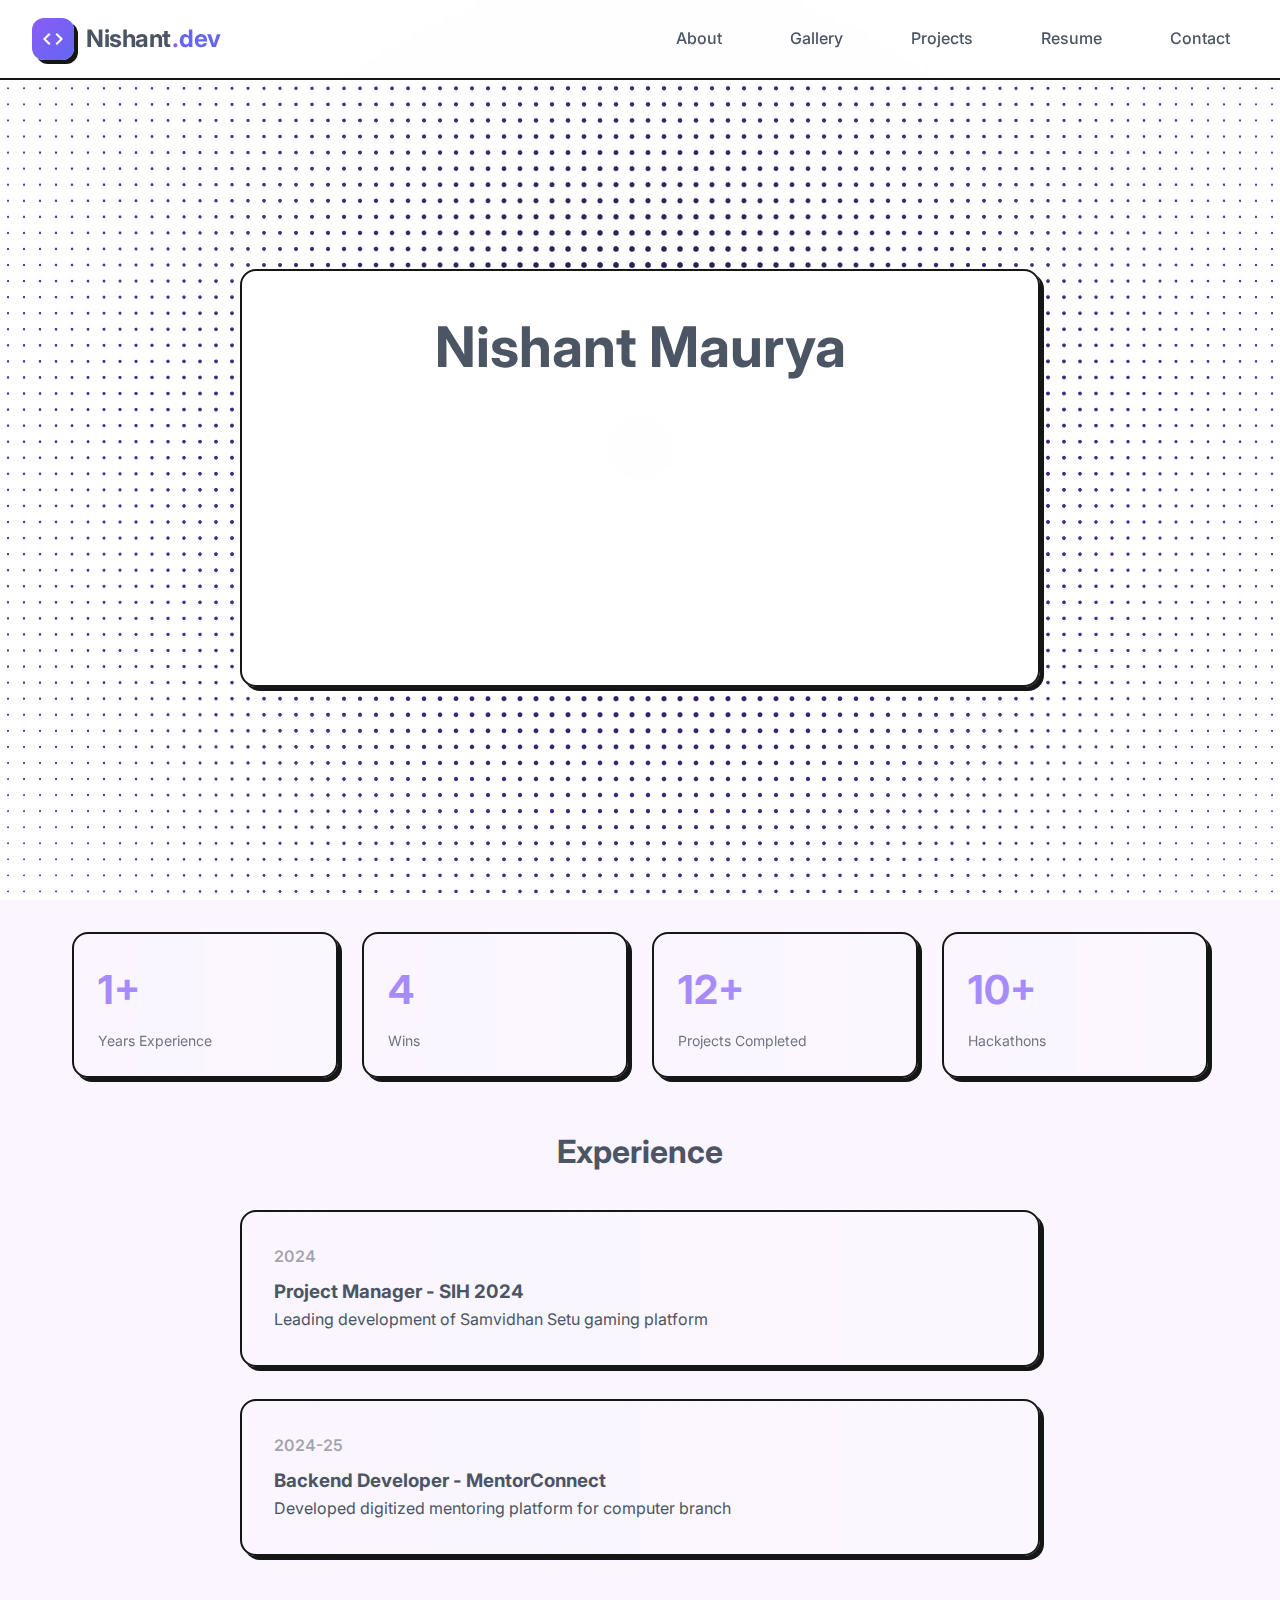
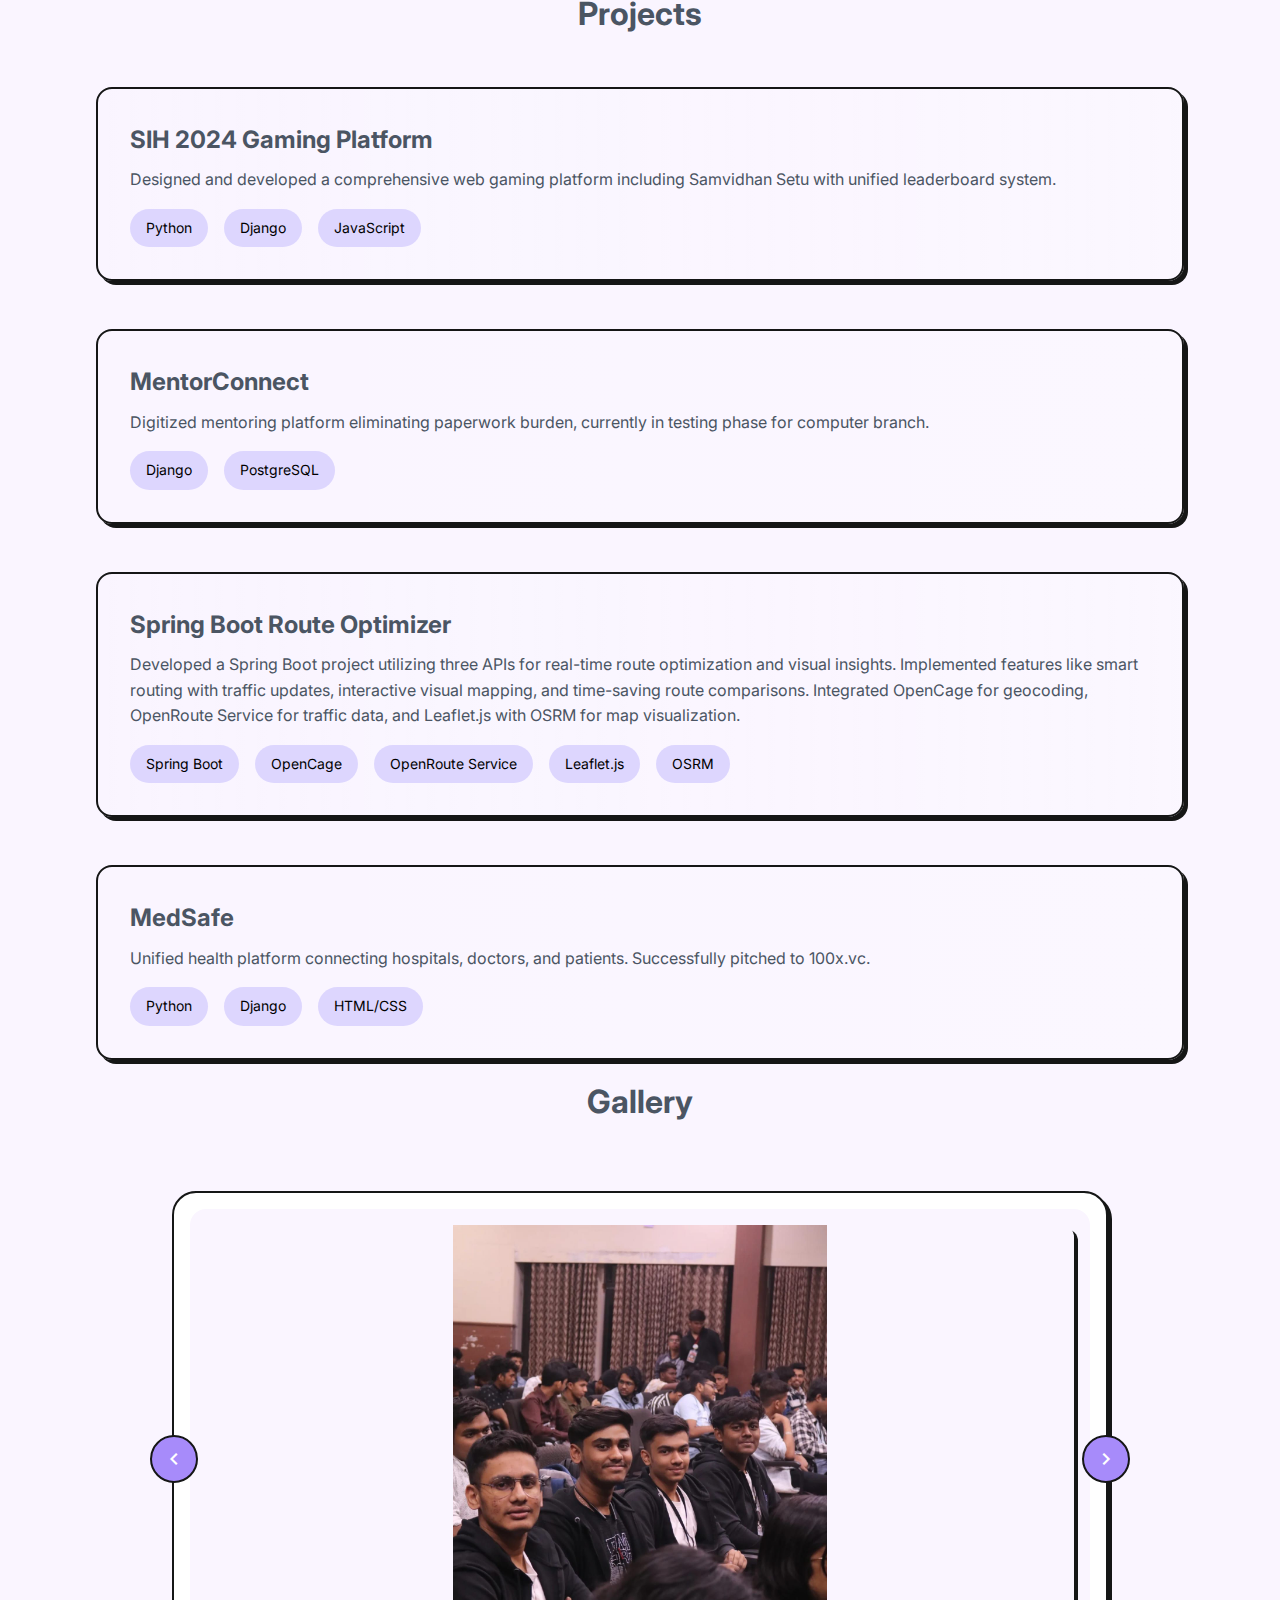
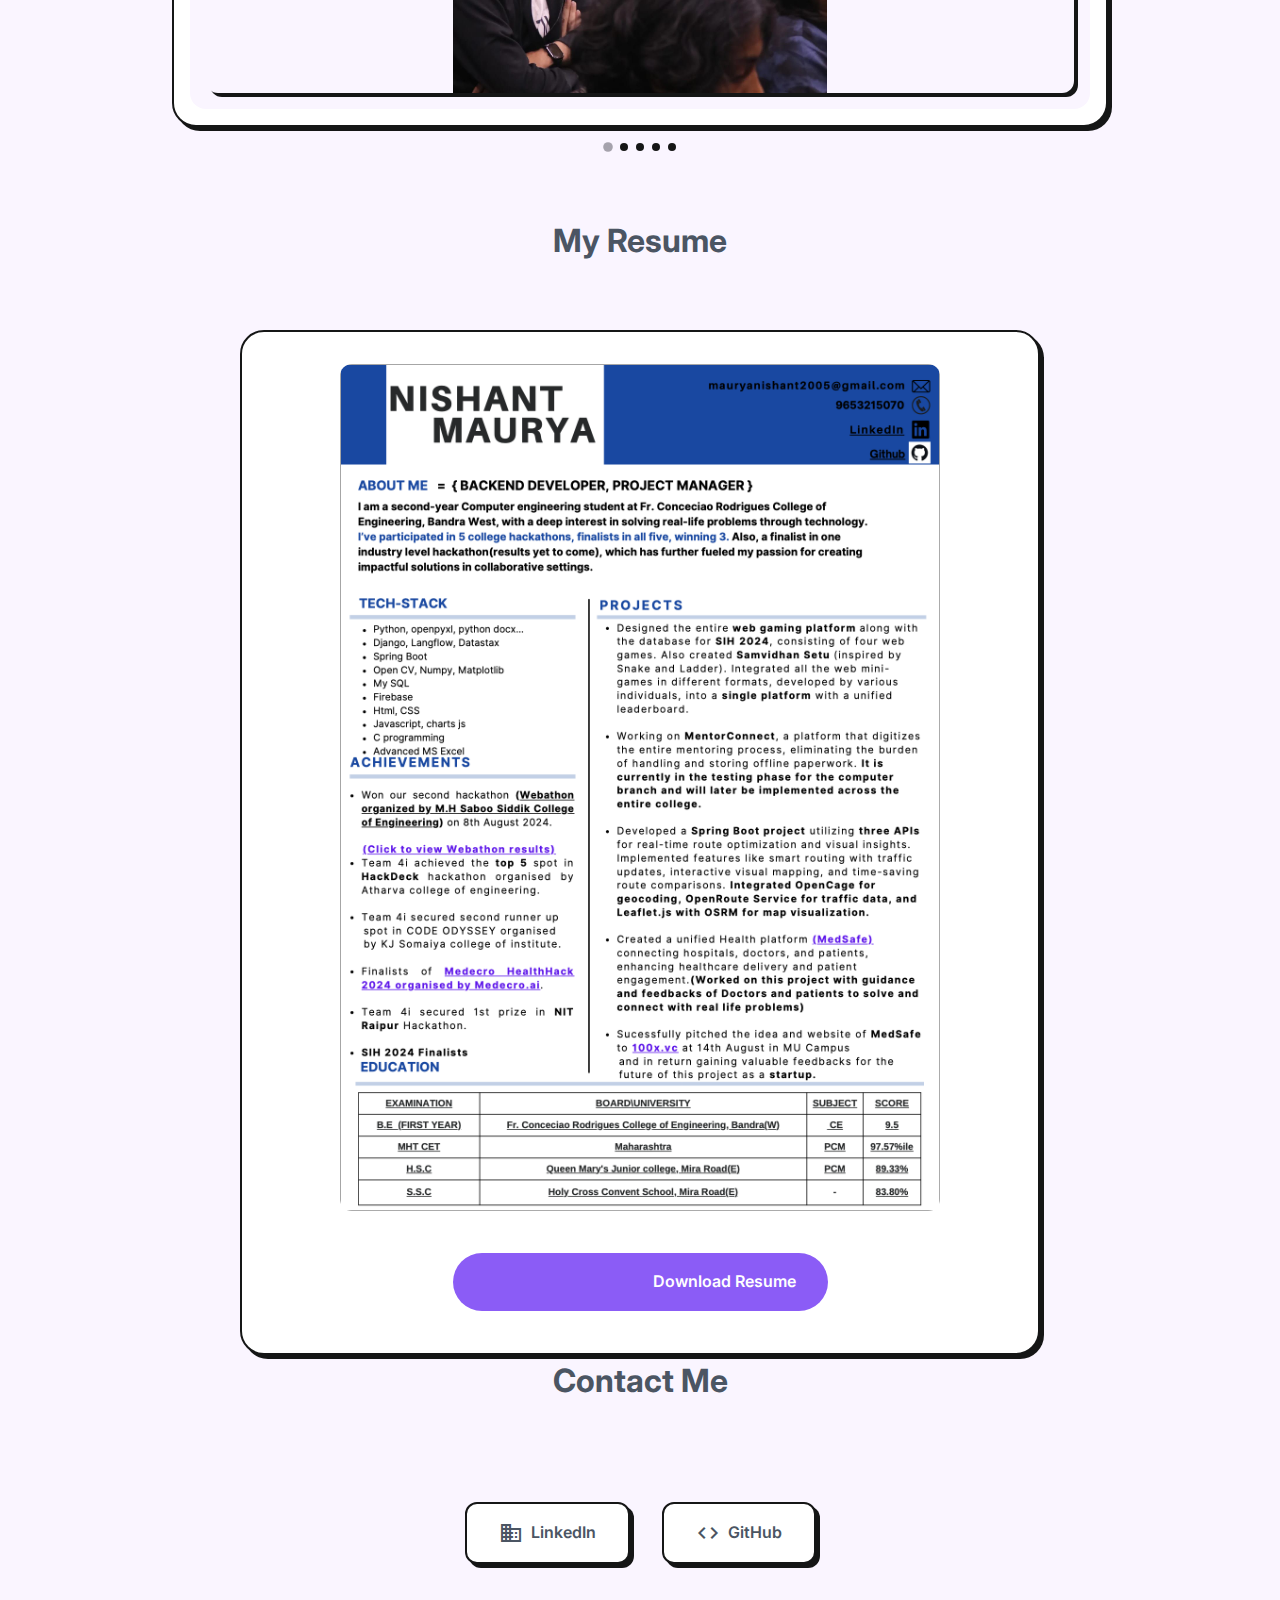
<file: index.html>
<!DOCTYPE html>
<html lang="en">
<head>
    <meta charset="UTF-8">
    <meta name="viewport" content="width=device-width, initial-scale=1.0">
    <title>Nishant Maurya | Portfolio</title>
    <link href="https://fonts.googleapis.com/icon?family=Material+Icons" rel="stylesheet">
    <link href="https://fonts.googleapis.com/css2?family=Inter:wght@400;500;600;700&display=swap" rel="stylesheet">
</head>
<link rel="stylesheet" href="styles.css">
<body>
    <!-- Navbar -->
    <nav class="navbar">
        <div class="logo-container">
            <div class="logo">
                <i class="material-icons">code</i>
            </div>
            <a href="#" class="brand">
                <span class="brand-name">Nishant</span>
                <span class="brand-dot">.</span>
                <span class="brand-dev">dev</span>
            </a>
        </div>
        <div class="nav-links">
            <a href="" class="nav-link">About</a>
            <a href="#gallery" class="nav-link">Gallery</a>
            <a href="#projects" class="nav-link">Projects</a>
            <a href="#resume" class="nav-link">Resume</a>
            <a href="#contact" class="nav-link">Contact</a>
        </div>
        <button class="mobile-menu-btn">
            <i class="material-icons">menu</i>
        </button>
    </nav>

    <div class="hero">
        <div class="hero-background"></div>
        <div class="hero-content">
            <h1>Nishant Maurya</h1>
            <p>Backend Developer</p>
            <p>Second-year Computer Engineering student passionate about solving real-life problems through technology.</p>
            <a href="#projects" class="button">View Projects</a>
            <a href="#resume" class="button">View Resume</a>
        </div>
    </div>

    <div class="container">
        <!-- Stats Section -->
        <div class="stats-grid">
            <div class="stat-card">
                <div class="stat-number">1+</div>
                <div class="stat-label">Years Experience</div>
            </div>
            <div class="stat-card">
                <div class="stat-number">4</div>
                <div class="stat-label">Wins</div>
            </div>
            <div class="stat-card">
                <div class="stat-number">12+</div>
                <div class="stat-label">Projects Completed</div>
            </div>
            <div class="stat-card">
                <div class="stat-number">10+</div>
                <div class="stat-label">Hackathons</div>
            </div>
            
        </div>

        <!-- Experience Section -->
        <section id="experience" class="section">
            <h2 class="section-title">Experience</h2>
            <div class="experience-timeline">
                <div class="timeline-item">
                    <div class="timeline-date">2024</div>
                    <h3>Project Manager - SIH 2024</h3>
                    <p>Leading development of Samvidhan Setu gaming platform</p>
                </div>
                <div class="timeline-item">
                    <div class="timeline-date">2024-25</div>
                    <h3>Backend Developer - MentorConnect</h3>
                    <p>Developed digitized mentoring platform for computer branch</p>
                </div>
                <!-- ... Add more experience items ... -->
            </div>
        </section>

        <section id="projects" class="section animated-background-section">
            <h2 class="section-title">Projects</h2>
            <div class="projects">
                <div class="project-card">
                    <h3>SIH 2024 Gaming Platform</h3>
                    <p>Designed and developed a comprehensive web gaming platform including Samvidhan Setu with unified leaderboard system.</p>
                    <div class="tech-stack">
                        <span class="tech-tag">Python</span>
                        <span class="tech-tag">Django</span>
                        <span class="tech-tag">JavaScript</span>
                    </div>
                </div>

                <div class="project-card">
                    <h3>MentorConnect</h3>
                    <p>Digitized mentoring platform eliminating paperwork burden, currently in testing phase for computer branch.</p>
                    <div class="tech-stack">
                        <span class="tech-tag">Django</span>
                        <span class="tech-tag">PostgreSQL</span>
                    </div>
                </div>
                <div class="project-card">
                    <h3>Spring Boot Route Optimizer</h3>
                    <p>Developed a Spring Boot project utilizing three APIs for real-time route optimization and visual insights. Implemented features like smart routing with traffic updates, interactive visual mapping, and time-saving route comparisons. Integrated OpenCage for geocoding, OpenRoute Service for traffic data, and Leaflet.js with OSRM for map visualization.</p>
                    <div class="tech-stack">
                        <span class="tech-tag">Spring Boot</span>
                        <span class="tech-tag">OpenCage</span>
                        <span class="tech-tag">OpenRoute Service</span>
                        <span class="tech-tag">Leaflet.js</span>
                        <span class="tech-tag">OSRM</span>
                    </div>
                </div>

                <div class="project-card">
                    <h3>MedSafe</h3>
                    <p>Unified health platform connecting hospitals, doctors, and patients. Successfully pitched to 100x.vc.</p>
                    <div class="tech-stack">
                        <span class="tech-tag">Python</span>
                        <span class="tech-tag">Django</span>
                        <span class="tech-tag">HTML/CSS</span>
                    </div>
                </div>
            </div>
        </section>

        <section id="gallery" class="section animated-background-section">
            <h2 class="section-title">Gallery</h2>
            <div class="carousel-container">
                <div class="carousel">
                    <button class="carousel-button prev">
                        <i class="material-icons">chevron_left</i>
                    </button>
                    <div class="carousel-track-container">
                        <div class="carousel-track">
                            <div class="carousel-slide">
                                <img src="./images/1.jpeg" alt="Team Photo" loading="lazy">
                            </div>
                            <div class="carousel-slide">
                                <img src="./images/2.jpeg" alt="Award Ceremony" loading="lazy">
                            </div>
                            <div class="carousel-slide">
                                <img src="./images/3.jpeg" alt="Project Presentation" loading="lazy">
                            </div>
                            <div class="carousel-slide">
                                <img src="./images/7.jpeg" alt="Hackathon" loading="lazy">
                            </div>
                            <div class="carousel-slide">
                                <img src="./images/9.jpeg" alt="Team Achievement" loading="lazy">
                            </div>
                        </div>
                    </div>
                    <button class="carousel-button next">
                        <i class="material-icons">chevron_right</i>
                    </button>
                </div>
                <div class="carousel-nav">
                    <div class="carousel-indicator active"></div>
                    <div class="carousel-indicator"></div>
                    <div class="carousel-indicator"></div>
                    <div class="carousel-indicator"></div>
                    <div class="carousel-indicator"></div>
                </div>
            </div>
        </section>

        <!-- Resume Section -->
        <section id="resume" class="resume-section">
            <h2 class="section-title">My Resume</h2>
            <div class="resume-container">
                <img src="images/image.png" alt="Nishant's Resume" class="resume-image">
                <a href="images/nishant_resume.pdf" download class="download-button">
                    <i class="material-icons">download</i>
                    Download Resume
                </a>
            </div>
        </section>

        <!-- Contact Section -->
        <section id="contact" class="section">
            <h2 class="section-title">Contact Me</h2>
            <div class="contact-container">
                <div class="contact-links">
                    <a href="https://www.linkedin.com/in/nishant-maurya-45bb86276/" target="_blank" class="contact-link">
                        <i class="material-icons">business</i>
                        LinkedIn
                    </a>
                    <a href="https://github.com/NISHANTTMAURYA" target="_blank" class="contact-link">
                        <i class="material-icons">code</i>
                        GitHub
                    </a>
                </div>
            </div>
        </section>
    </div>
    <script src="script.js"></script>

</body>
</html>
</file>
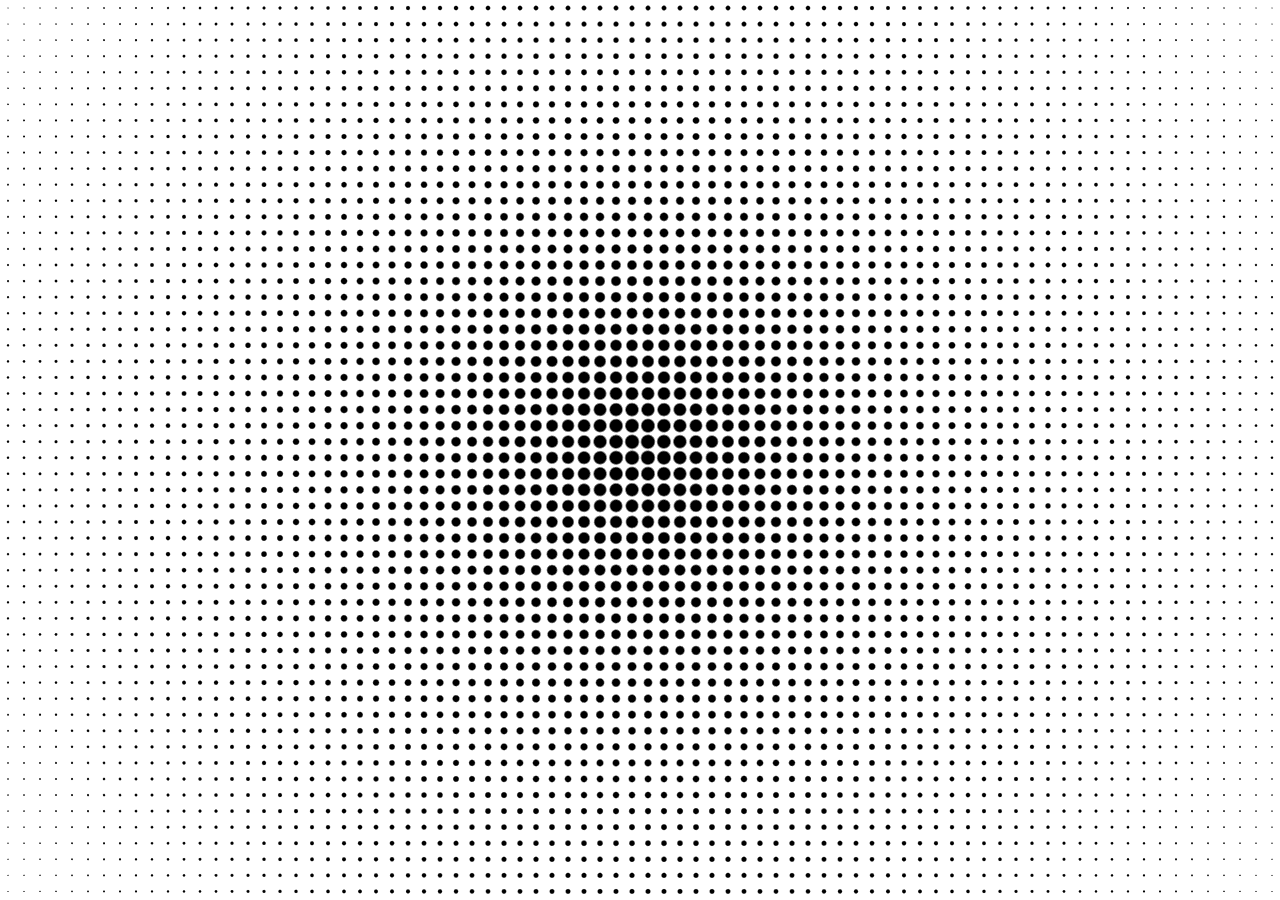
<file: animate_help/index.html>
<!DOCTYPE html>
<html lang="en" >
<head>
  <meta charset="UTF-8">
  <title>Animated halftone position (hover)</title>
  <link rel="stylesheet" href="./style.css">

</head>
<body>
<!-- partial:index.partial.html -->

<!-- partial -->
  <script  src="./script.js"></script>

</body>
</html>
</file>
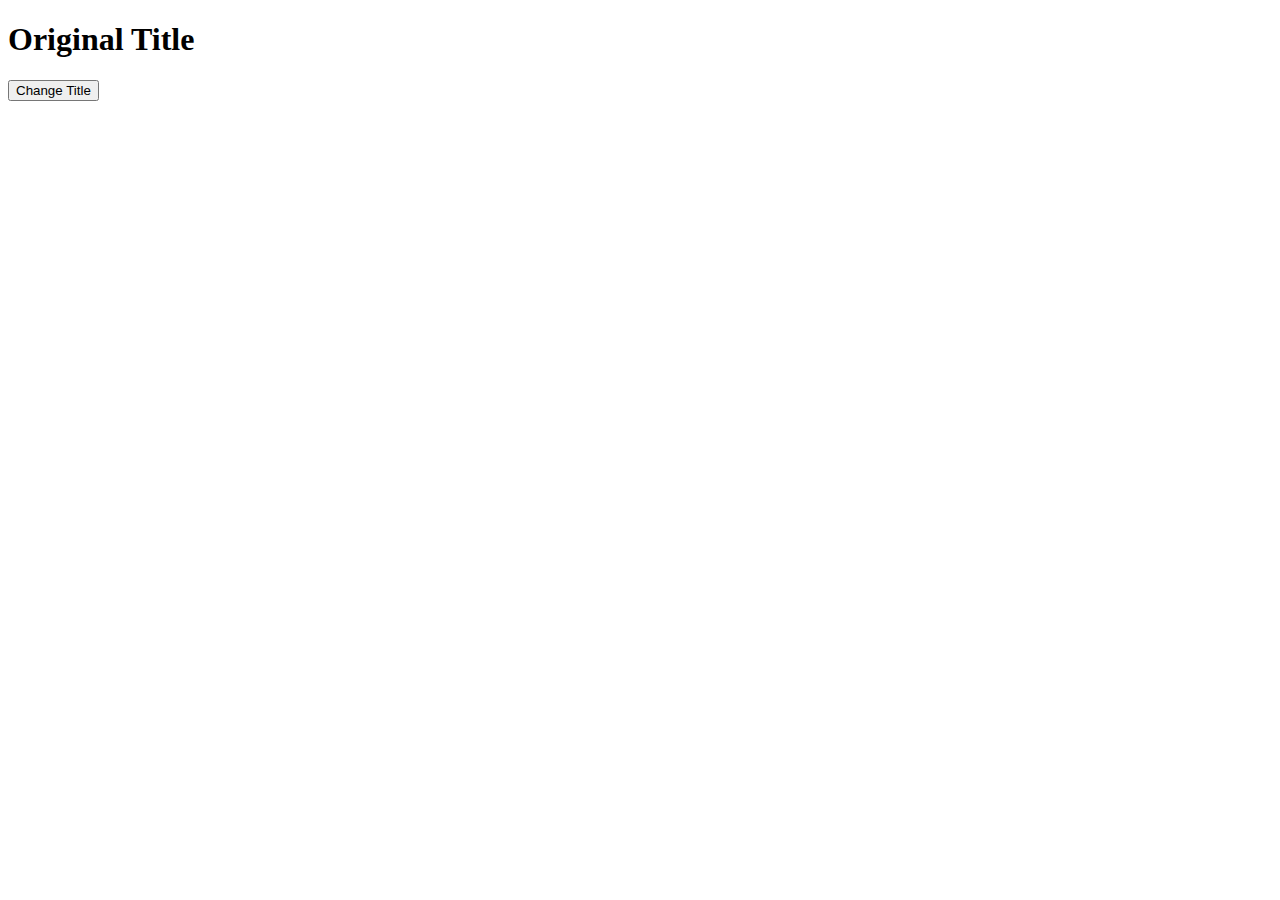
<file: images/index.html>
<!DOCTYPE html>
<html lang="en">
<head>
    <meta charset="UTF-8">
    <meta name="viewport" content="width=device-width, initial-scale=1.0">
    <title>Change Text Example</title>
</head>
<body>
    <h1 id="title">Original Title</h1>
    <button id="changeTextBtn">Change Title</button>

    <script>
        let isChanged = true;
        document.getElementById("changeTextBtn").addEventListener("click", function () {
    document.getElementById("title").textContent = isChanged ? "trauma" : "Original Title";
    document.getElementById("title").style.color = isChanged ? "red" : "black";
    isChanged = !isChanged;
});

    </script>

</body>
</html>
</file>
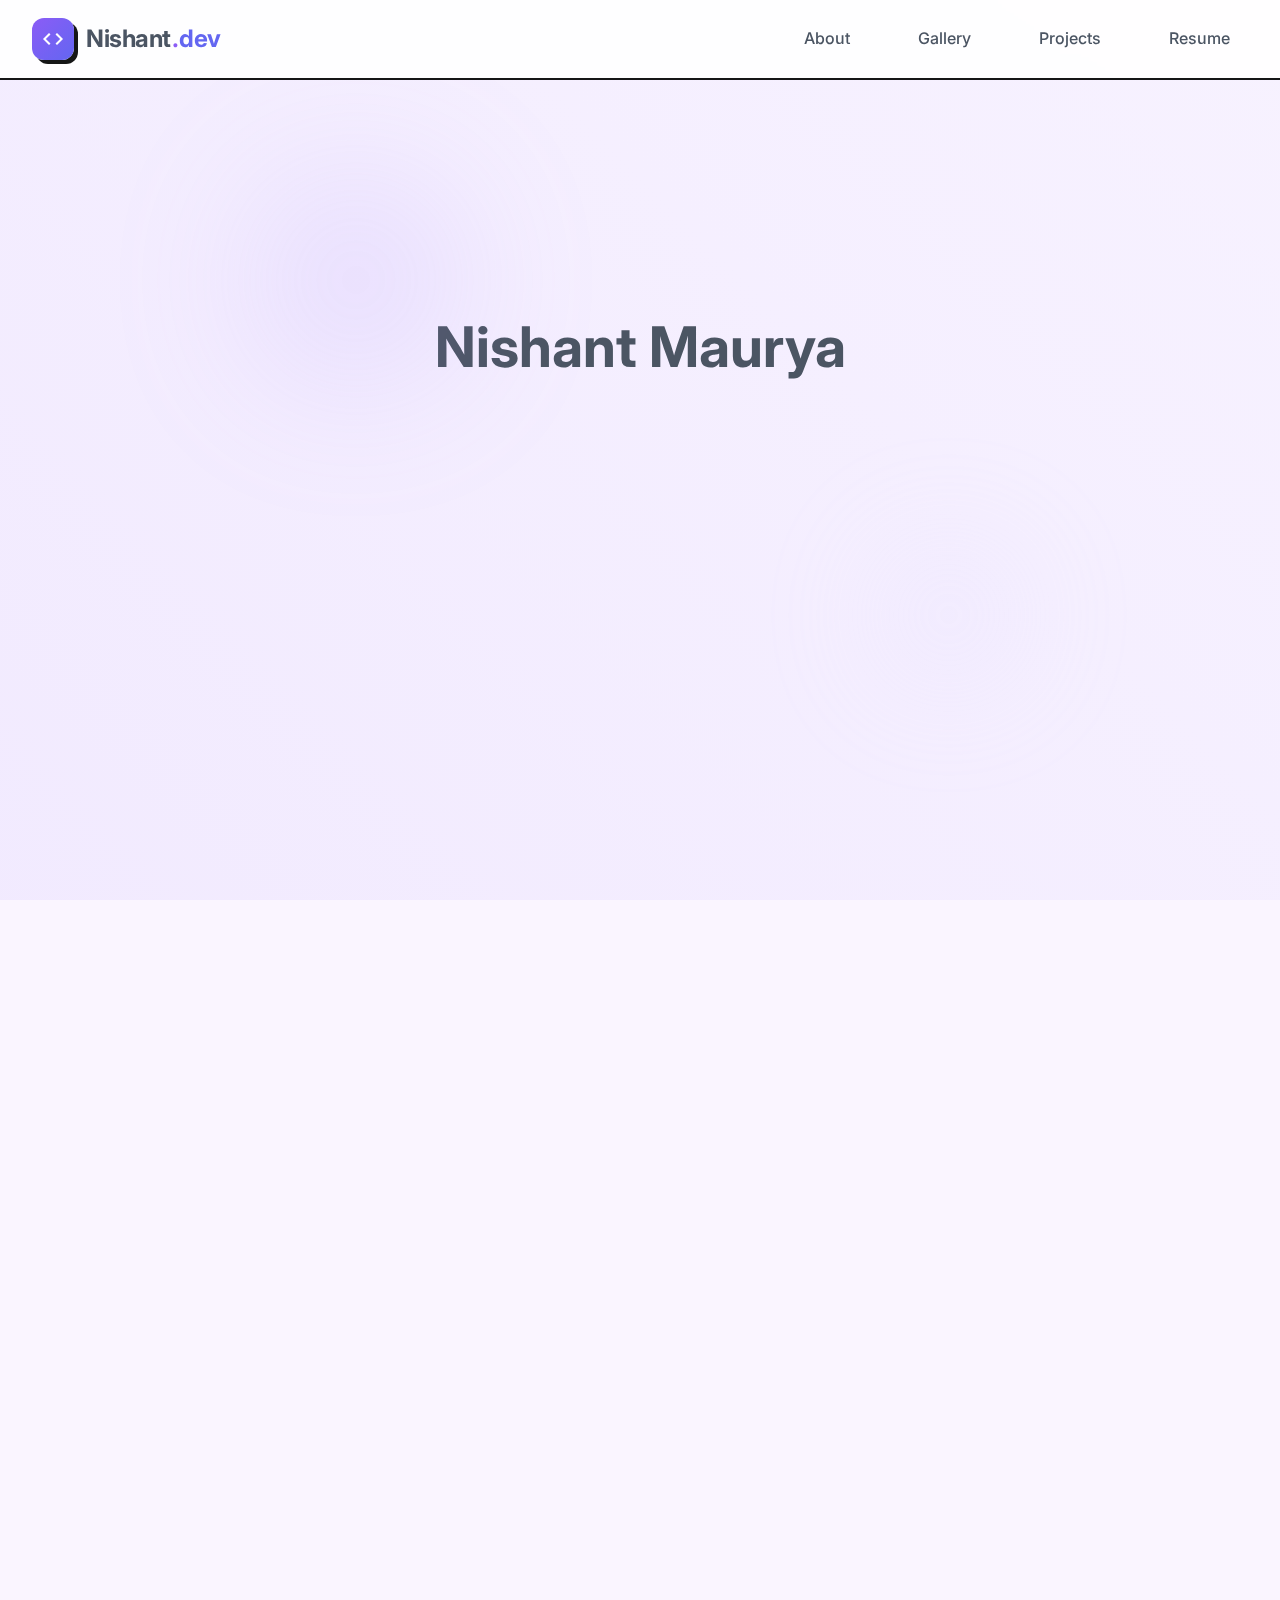
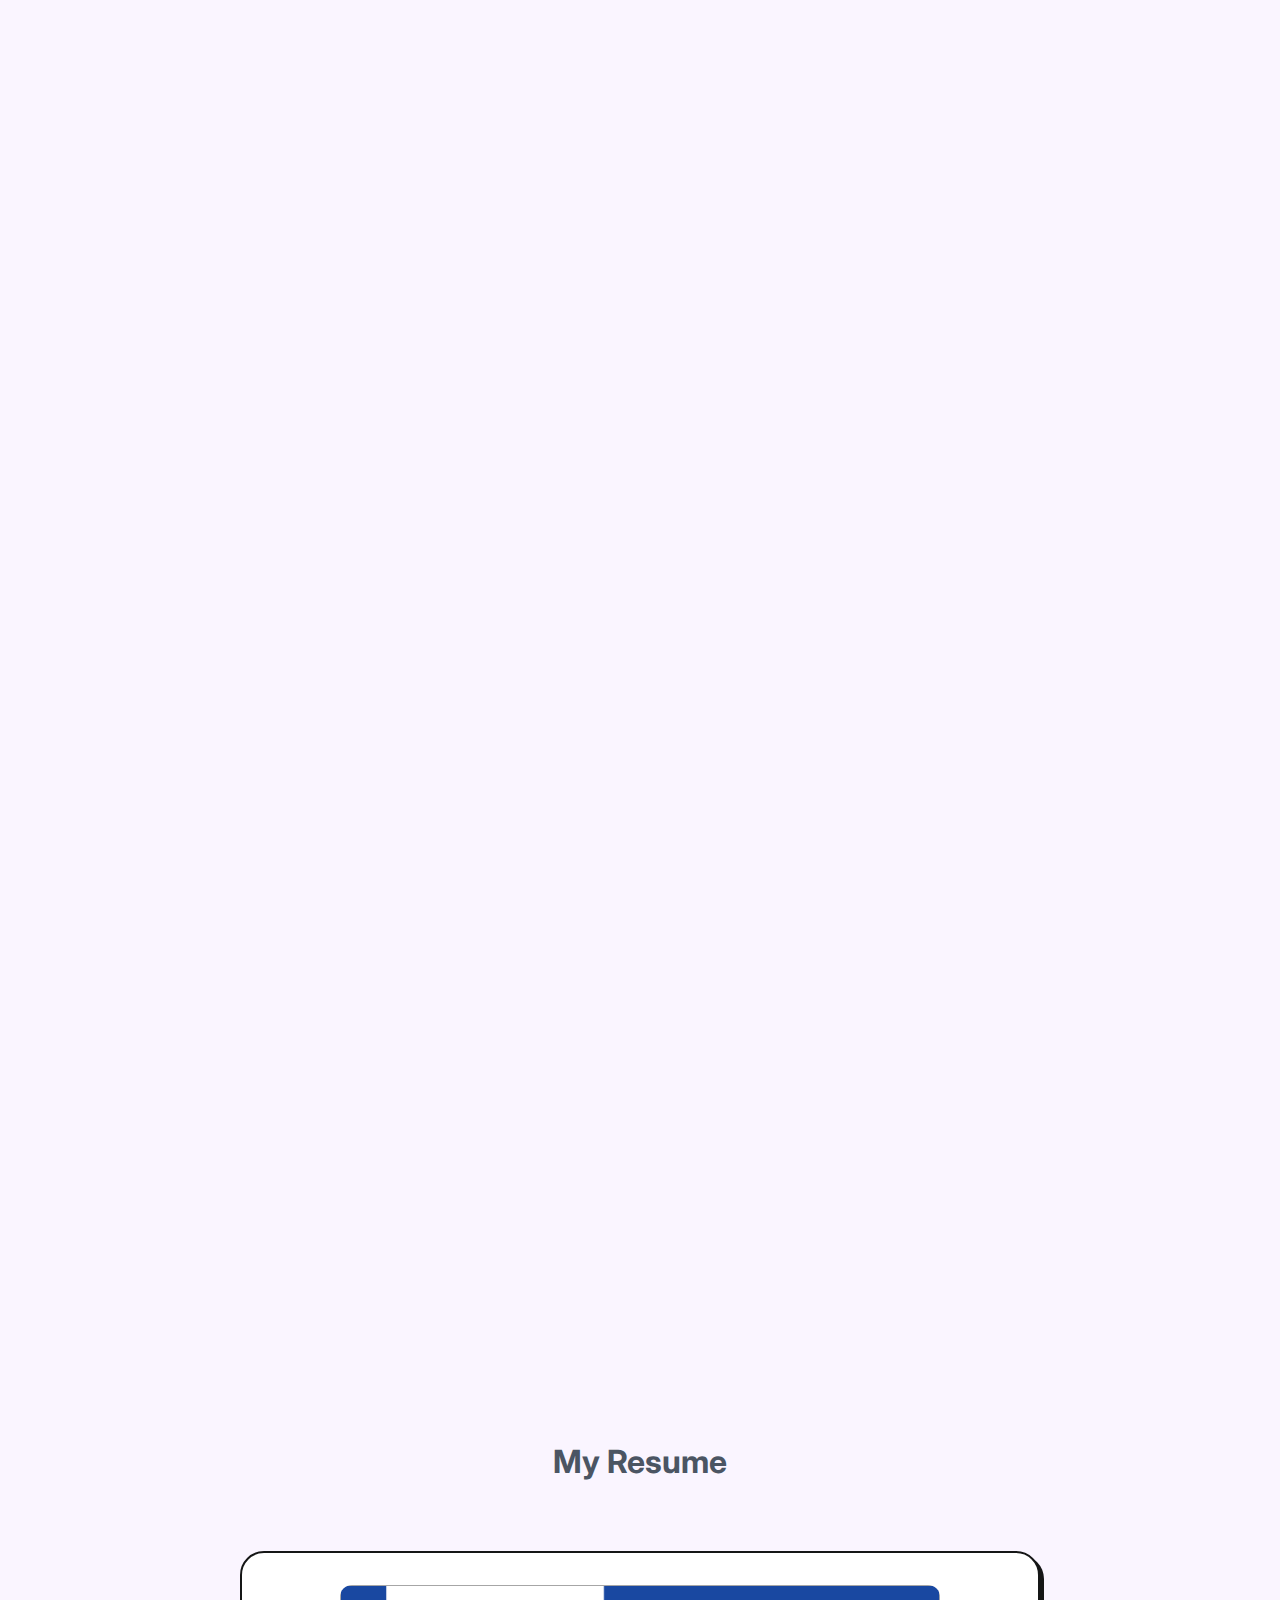
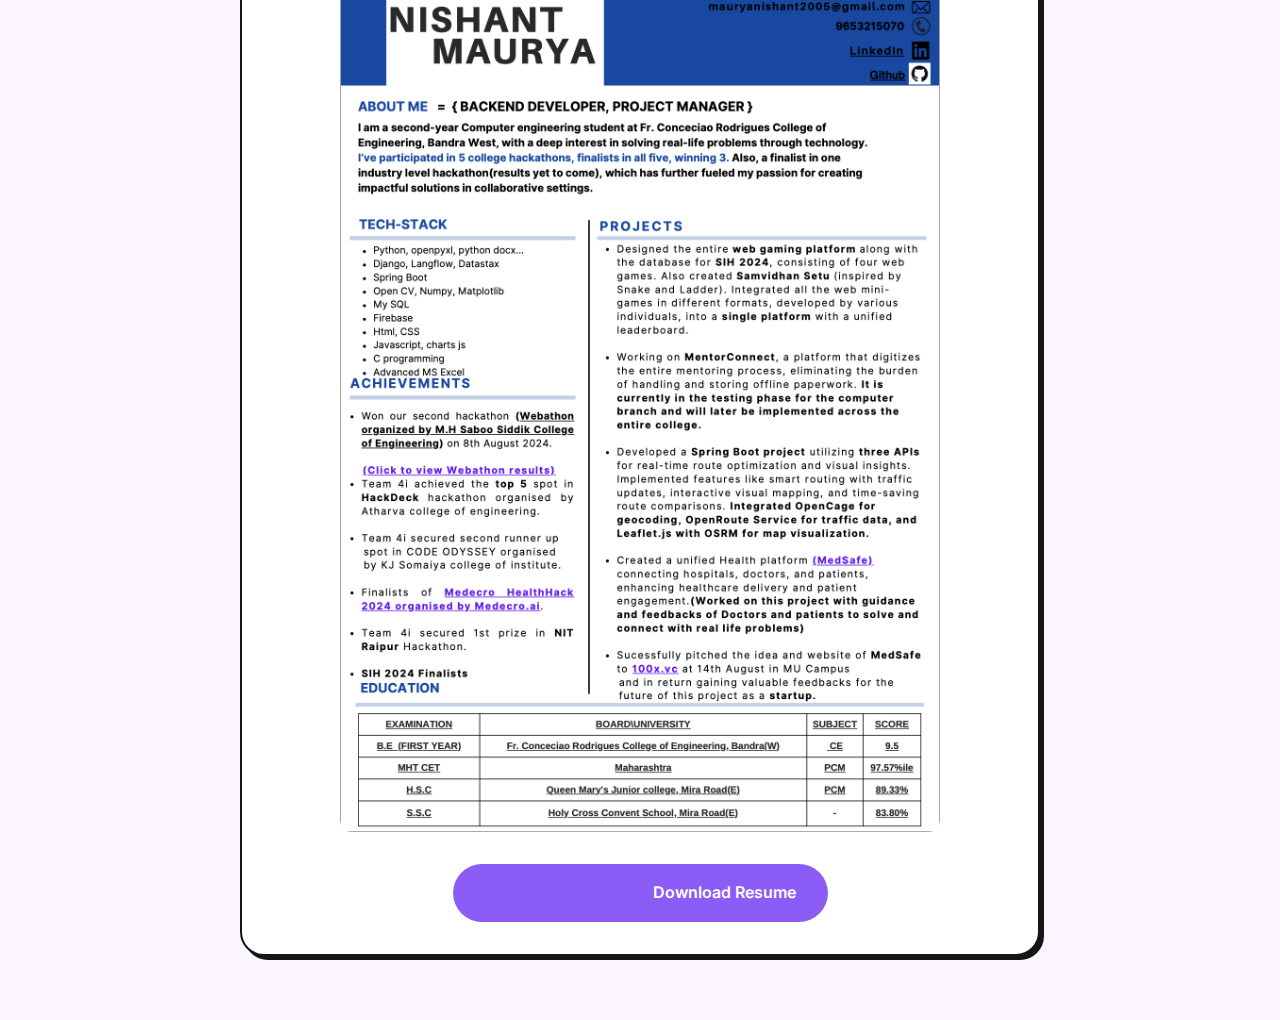
<file: portfolio.html>
<!DOCTYPE html>
<html lang="en">
<head>
    <meta charset="UTF-8">
    <meta name="viewport" content="width=device-width, initial-scale=1.0">
    <title>Nishant Maurya | Portfolio</title>
    <link href="https://fonts.googleapis.com/icon?family=Material+Icons" rel="stylesheet">
    <link href="https://fonts.googleapis.com/css2?family=Inter:wght@400;500;600;700&display=swap" rel="stylesheet">
</head>
<style>
:root {
    --primary-color: #A78BFA; /* Light purple */
    --secondary-color: #DDD6FE; /* Very light purple */
    --text-color: #4B5563; /* Gray 600 */
    --background-color: #FAF5FF; /* Cream purple */
    --card-background: #FFFFFF;
    --shadow-sm: 4px 4px 0px 0px rgba(21, 22, 22, 1); /* Solid black shadow */
    --shadow-hover: 6px 6px 0px 0px rgba(21, 22, 22, 1); /* Solid black shadow on hover */
    --border-color: rgba(21, 22, 22, 1); /* Solid black border */
    --transition: all 0.3s ease;
}

* {
    margin: 0;
    padding: 0;
    box-sizing: border-box;
}

body {
    font-family: 'Inter', system-ui, -apple-system, sans-serif;
    background-color: var(--background-color);
    color: var(--text-color);
    line-height: 1.6;
}

.container {
    max-width: 1200px;
    margin: 0 auto;
    padding: 2rem;
}

/* Hero Section */
.hero {
    min-height: 100vh;
    display: flex;
    align-items: center;
    justify-content: center;
    text-align: center;
    padding: 4rem 2rem;
    padding-top: 120px; /* Account for fixed navbar */
    background: linear-gradient(
        45deg,
        rgba(167, 139, 250, 0.1),
        rgba(221, 214, 254, 0.1)
    );
    position: relative;
    overflow: hidden;
}

.hero::before {
    content: '';
    position: absolute;
    width: 200px;
    height: 200px;
    background: var(--primary-color);
    border-radius: 50%;
    filter: blur(80px);
    opacity: 0.2;
    animation: float 8s ease-in-out infinite;
    top: 20%;
    left: 20%;
}

.hero::after {
    content: '';
    position: absolute;
    width: 150px;
    height: 150px;
    background: var(--secondary-color);
    border-radius: 50%;
    filter: blur(60px);
    opacity: 0.2;
    animation: float 6s ease-in-out infinite reverse;
    top: 60%;
    right: 20%;
}

.hero-content {
    max-width: 800px;
}

.hero h1 {
    font-size: 3.5rem;
    color: var(--text-color);
    margin-bottom: 1rem;
    animation: fadeInUp 1s ease;
}

.hero p {
    font-size: 1.25rem;
    margin-bottom: 2rem;
    animation: fadeInUp 1s ease 0.2s;
    opacity: 0;
    animation-fill-mode: forwards;
}

/* Button Styles */
.button {
    display: inline-block;
    padding: 1rem 2rem;
    background-color: var(--primary-color);
    color: white;
    border: 2px solid var(--border-color);
    border-radius: 12px;
    font-weight: 600;
    text-decoration: none;
    transition: var(--transition);
    box-shadow: var(--shadow-sm);
    margin: 0.5rem;
    animation: fadeInUp 1s ease 0.4s;
    opacity: 0;
    animation-fill-mode: forwards;
    position: relative;
    overflow: hidden;
}

.button:hover {
    transform: translateY(-2px);
    box-shadow: var(--shadow-hover);
}

.button::after {
    content: '';
    position: absolute;
    top: 0;
    left: 0;
    width: 200%;
    height: 100%;
    background: linear-gradient(
        120deg,
        transparent,
        rgba(255, 255, 255, 0.3),
        transparent
    );
    transform: translateX(-100%);
}

.button:hover::after {
    transform: translateX(50%);
    transition: transform 0.6s ease;
}

/* Project Cards */
.projects {
    display: grid;
    grid-template-columns: repeat(auto-fit, minmax(300px, 1fr));
    gap: 2rem;
    padding: 4rem 2rem;
}

.project-card {
    background: var(--card-background);
    border-radius: 16px;
    padding: 2rem;
    box-shadow: var(--shadow-sm);
    transition: var(--transition);
    animation: fadeIn 1s ease;
    border: 2px solid var(--border-color);
    transform-origin: center;
}

.project-card:hover {
    border-color: var(--text-color);
    transform: translateY(-4px) scale(1.02);
    box-shadow: var(--shadow-hover);
}

.project-card h3 {
    color: var(--text-color);
    margin-bottom: 1rem;
}

/* Tech Stack */
.tech-stack {
    display: flex;
    flex-wrap: wrap;
    gap: 1rem;
    margin-top: 1rem;
}

.tech-tag {
    background: var(--secondary-color);
    padding: 0.5rem 1rem;
    border-radius: 20px;
    font-size: 0.875rem;
    color: var(--text-color);
    transition: var(--transition);
}

.tech-tag:hover {
    transform: translateY(-2px);
    background: var(--primary-color);
    color: white;
}

/* Animations */
@keyframes fadeInUp {
    from {
        opacity: 0;
        transform: translateY(20px);
    }
    to {
        opacity: 1;
        transform: translateY(0);
    }
}

@keyframes fadeIn {
    from {
        opacity: 0;
    }
    to {
        opacity: 1;
    }
}

@keyframes float {
    0%, 100% {
        transform: translateY(0) scale(1);
    }
    50% {
        transform: translateY(-20px) scale(1.1);
    }
}

/* Responsive Design */
@media (max-width: 768px) {
    .hero h1 {
        font-size: 2.5rem;
    }
    
    .hero p {
        font-size: 1.125rem;
    }
    
    .projects {
        grid-template-columns: 1fr;
    }
}

/* Add section styles */
.section {
    padding: 4rem 2rem;
}

.section-title {
    font-size: 2rem;
    color: var(--text-color);
    margin-bottom: 2rem;
    text-align: center;
}

.experience-timeline {
    max-width: 800px;
    margin: 0 auto;
}

.timeline-item {
    background: var(--card-background);
    padding: 2rem;
    border-radius: 16px;
    box-shadow: var(--shadow-sm);
    margin-bottom: 2rem;
    transition: var(--transition);
    border: 2px solid var(--border-color);
    transform-origin: center;
}

.timeline-item:hover {
    border-color: var(--text-color);
    transform: translateY(-4px) scale(1.02);
    box-shadow: var(--shadow-hover);
}

.timeline-date {
    color: var(--primary-color);
    font-weight: 600;
    margin-bottom: 0.5rem;
}

/* Add to existing styles */
.navbar {
    position: fixed;
    top: 0;
    left: 0;
    right: 0;
    background: rgba(255, 255, 255, 0.9);
    backdrop-filter: blur(10px);
    padding: 1rem 2rem;
    display: flex;
    align-items: center;
    justify-content: space-between;
    z-index: 1000;
    border-bottom: 2px solid var(--border-color);
}

.logo-container {
    display: flex;
    align-items: center;
    gap: 0.75rem;
}

.logo {
    width: 42px;
    height: 42px;
    background: linear-gradient(135deg, #8b5cf6, #6366f1);
    border-radius: 12px;
    display: flex;
    align-items: center;
    justify-content: center;
    box-shadow: var(--shadow-sm);
    transition: var(--transition);
}

.logo:hover {
    transform: translateY(-2px);
    box-shadow: var(--shadow-hover);
}

.logo i {
    font-size: 24px;
    color: white;
}

.brand {
    text-decoration: none;
    display: flex;
    align-items: center;
    font-size: 1.5rem;
    font-weight: 700;
    letter-spacing: -0.5px;
}

.brand-name {
    color: var(--text-color);
}

.brand-dot {
    color: #8b5cf6;
    margin: 0 1px;
}

.brand-dev {
    color: #6366f1;
}

.nav-links {
    display: flex;
    gap: 2rem;
    align-items: center;
}

.nav-link {
    text-decoration: none;
    color: var(--text-color);
    font-weight: 500;
    transition: var(--transition);
    padding: 0.5rem 1rem;
    border-radius: 8px;
    border: 2px solid transparent;
}

.nav-link:hover {
    border-color: var(--border-color);
    transform: translateY(-2px);
    box-shadow: var(--shadow-hover);
}

.stats-grid {
    display: grid;
    grid-template-columns: repeat(auto-fit, minmax(200px, 1fr));
    gap: 1.5rem;
    margin-bottom: 3rem;
}

.stat-card {
    background: var(--card-background);
    padding: 1.5rem;
    border-radius: 16px;
    box-shadow: var(--shadow-sm);
    transition: var(--transition);
    border: 2px solid var(--border-color);
    transform-origin: center;
}

.stat-card:hover {
    border-color: var(--text-color);
    transform: translateY(-4px) scale(1.02);
    box-shadow: var(--shadow-hover);
}

.stat-number {
    font-size: 2.5rem;
    font-weight: 700;
    color: var(--primary-color);
    margin-bottom: 0.5rem;
}

.stat-label {
    font-size: 0.875rem;
    color: var(--text-color);
    opacity: 0.8;
}

/* Mobile menu styles */
.mobile-menu-btn {
    display: none;
    background: none;
    border: none;
    cursor: pointer;
    padding: 0.5rem;
}

.mobile-menu-btn i {
    font-size: 24px;
    color: var(--text-color);
}

/* Responsive navbar */
@media (max-width: 768px) {
    .mobile-menu-btn {
        display: block;
    }

    .nav-links {
        position: fixed;
        top: 70px;
        left: -100%;
        width: 100%;
        height: calc(100vh - 70px);
        background: rgba(255, 255, 255, 0.95);
        flex-direction: column;
        padding: 2rem;
        transition: var(--transition);
        backdrop-filter: blur(8px);
    }

    .nav-links.active {
        left: 0;
    }

    .nav-link {
        width: 100%;
        text-align: center;
        padding: 1rem;
        border-radius: 12px;
        border: 2px solid var(--border-color);
        margin: 0.5rem 0;
    }

    .nav-link:hover {
        background: var(--secondary-color);
        transform: translateY(-2px);
    }

    .navbar {
        padding: 0.75rem 1rem;
    }
    
    .brand {
        font-size: 1.25rem;
    }
    
    .logo {
        width: 36px;
        height: 36px;
    }
    
    .logo i {
        font-size: 20px;
    }
}

/* Add loading animation for cards */
.loading-animation {
    animation: shimmer 1.5s infinite linear;
    background: linear-gradient(
        90deg,
        transparent,
        rgba(255, 255, 255, 0.2),
        transparent
    );
    background-size: 200% 100%;
}

@keyframes shimmer {
    0% { background-position: -200% 0; }
    100% { background-position: 200% 0; }
}

/* Resume section styles */
.resume-section {
    display: flex;
    flex-direction: column;
    align-items: center;
    padding: 2rem;
    gap: 2rem;
    width: 100%;
}

.resume-container {
    width: 100%;
    max-width: 800px;
    background: white;
    border-radius: 24px;
    padding: 2rem;
    box-shadow: var(--shadow-sm);
    border: 2px solid var(--border-color);
    display: flex;
    flex-direction: column;
    align-items: center;
    gap: 2rem;
}

.resume-image {
    width: 100%;
    max-width: 600px;
    height: auto;
    border-radius: 12px;
    object-fit: contain;
    display: block;
}

.download-button {
    background: #8b5cf6;
    color: white;
    padding: 1rem 2rem;
    border-radius: 50px;
    text-decoration: none;
    display: flex;
    align-items: center;
    gap: 0.5rem;
    font-weight: 600;
    transition: all 0.3s ease;
    border: none;
    cursor: pointer;
}

.download-button:hover {
    transform: translateY(-2px);
    box-shadow: 0 10px 20px rgba(139, 92, 246, 0.2);
}

.download-button i {
    font-size: 1.25rem;
}

/* Responsive styles for resume section */
@media (max-width: 768px) {
    .resume-container {
        padding: 1rem;
        width: 100%;
        max-width: 100%;
    }
    
    .resume-image {
        width: 100%;
        height: auto;
        border-radius: 12px;
        object-fit: contain;
    }
    
    .download-button {
        padding: 0.75rem 1.5rem;
        font-size: 0.875rem;
    }
}

/* Image Gallery Styles */
.image-gallery {
    display: grid;
    grid-template-columns: repeat(auto-fit, minmax(300px, 1fr));
    gap: 1.5rem;
    padding: 1rem;
}

.gallery-item {
    position: relative;
    border-radius: 16px;
    overflow: hidden;
    background: var(--card-background);
    border: 2px solid var(--border-color);
    box-shadow: var(--shadow-sm);
    transition: var(--transition);
    aspect-ratio: 16/9;
}

.gallery-item:hover {
    transform: translateY(-4px);
    box-shadow: var(--shadow-hover);
}

.gallery-item img {
    width: 100%;
    height: 100%;
    object-fit: cover;
    transition: var(--transition);
}

.gallery-item:hover img {
    transform: scale(1.05);
}

/* Responsive adjustments for mobile */
@media (max-width: 768px) {
    .image-gallery {
        grid-template-columns: 1fr;
        padding: 0.5rem;
    }
    
    .gallery-item {
        aspect-ratio: 4/3;
    }
    
    .resume-image {
        height: 500px;
    }
    
    .resume-card {
        padding: 1rem;
    }
    
    .resume-actions {
        flex-direction: column;
        align-items: stretch;
    }
    
    .resume-actions .button {
        width: 100%;
        justify-content: center;
    }
}

/* Carousel Styles */
.carousel-container {
    width: 100%;
    max-width: 1000px;
    margin: 2rem auto;
    padding: 1rem;
    position: relative;
}

.carousel {
    position: relative;
    display: flex;
    align-items: center;
    background: var(--card-background);
    border-radius: 24px;
    padding: 1rem;
    box-shadow: var(--shadow-sm);
    border: 2px solid var(--border-color);
    transition: var(--transition);
}

.carousel:hover {
    box-shadow: var(--shadow-hover);
    transform: translateY(-4px);
}

.carousel-track-container {
    width: 100%;
    height: 500px;
    position: relative;
    overflow: hidden;
    border-radius: 16px;
    background: var(--background-color);
}

.carousel-track {
    position: relative;
    height: 100%;
    transition: transform 0.5s ease-in-out;
}

.carousel-slide {
    position: absolute;
    top: 0;
    width: 100%;
    height: 100%;
    display: flex;
    align-items: center;
    justify-content: center;
    padding: 1rem;
}

.carousel-slide img {
    width: 100%;
    height: 100%;
    object-fit: contain;
    border-radius: 12px;
    box-shadow: var(--shadow-sm);
}

.carousel-button {
    background: var(--card-background);
    border: 2px solid var(--border-color);
    border-radius: 50%;
    width: 48px;
    height: 48px;
    display: flex;
    align-items: center;
    justify-content: center;
    cursor: pointer;
    transition: var(--transition);
    position: absolute;
    z-index: 2;
}

.carousel-button:hover {
    background: var(--primary-color);
    color: white;
    transform: translateY(-2px);
    box-shadow: var(--shadow-hover);
}

.carousel-button.prev {
    left: -24px;
}

.carousel-button.next {
    right: -24px;
}

.carousel-nav {
    display: flex;
    justify-content: center;
    gap: 0.5rem;
    margin-top: 1rem;
}

.carousel-indicator {
    width: 8px;
    height: 8px;
    border-radius: 50%;
    background: var(--border-color);
    cursor: pointer;
    transition: var(--transition);
}

.carousel-indicator.active {
    background: var(--primary-color);
    transform: scale(1.2);
}

/* Responsive adjustments */
@media (max-width: 768px) {
    .carousel-track-container {
        height: 300px;
    }
    
    .carousel-slide {
        padding: 0.5rem;
    }
    
    .carousel-button {
        width: 40px;
        height: 40px;
    }
    
    .carousel-button.prev {
        left: -20px;
    }
    
    .carousel-button.next {
        right: -20px;
    }
}
</style>
<body>
    <!-- Navbar -->
    <nav class="navbar">
        <div class="logo-container">
            <div class="logo">
                <i class="material-icons">code</i>
            </div>
            <a href="#" class="brand">
                <span class="brand-name">Nishant</span>
                <span class="brand-dot">.</span>
                <span class="brand-dev">dev</span>
            </a>
        </div>
        <div class="nav-links">
            <a href="" class="nav-link">About</a>
            <a href="#gallery" class="nav-link">Gallery</a>
            <a href="#projects" class="nav-link">Projects</a>
            <a href="#resume" class="nav-link">Resume</a>
        </div>
        <button class="mobile-menu-btn">
            <i class="material-icons">menu</i>
        </button>
    </nav>

    <div class="hero">
        <div class="hero-content">
            <h1>Nishant Maurya</h1>
            <p>Backend Developer & Project Manager</p>
            <p>Second-year Computer Engineering student passionate about solving real-life problems through technology</p>
            <a href="#projects" class="button">View Projects</a>
            <a href="#resume" class="button">View Resume</a>
        </div>
    </div>

    <div class="container">
        <!-- Stats Section -->
        <div class="stats-grid">
            <div class="stat-card">
                <div class="stat-number">2+</div>
                <div class="stat-label">Years Experience</div>
            </div>
            <div class="stat-card">
                <div class="stat-number">12+</div>
                <div class="stat-label">Projects Completed</div>
            </div>
            <div class="stat-card">
                <div class="stat-number">10+</div>
                <div class="stat-label">Hackathons</div>
            </div>
        </div>

        <!-- Experience Section -->
        <section id="experience" class="section">
            <h2 class="section-title">Experience</h2>
            <div class="experience-timeline">
                <div class="timeline-item">
                    <div class="timeline-date">2023 - Present</div>
                    <h3>Project Manager - SIH 2024</h3>
                    <p>Leading development of Samvidhan Setu gaming platform</p>
                </div>
                <div class="timeline-item">
                    <div class="timeline-date">2023</div>
                    <h3>Backend Developer - MentorConnect</h3>
                    <p>Developed digitized mentoring platform for computer branch</p>
                </div>
                <!-- ... Add more experience items ... -->
            </div>
        </section>

        <div class="projects" id="projects">
            <div class="project-card">
                <h3>SIH 2024 Gaming Platform</h3>
                <p>Designed and developed a comprehensive web gaming platform including Samvidhan Setu with unified leaderboard system.</p>
                <div class="tech-stack">
                    <span class="tech-tag">Python</span>
                    <span class="tech-tag">Django</span>
                    <span class="tech-tag">JavaScript</span>
                </div>
            </div>

            <div class="project-card">
                <h3>MentorConnect</h3>
                <p>Digitized mentoring platform eliminating paperwork burden, currently in testing phase for computer branch.</p>
                <div class="tech-stack">
                    <span class="tech-tag">Spring Boot</span>
                    <span class="tech-tag">MySQL</span>
                    <span class="tech-tag">Firebase</span>
                </div>
            </div>

            <div class="project-card">
                <h3>MedSafe</h3>
                <p>Unified health platform connecting hospitals, doctors, and patients. Successfully pitched to 100x.vc.</p>
                <div class="tech-stack">
                    <span class="tech-tag">Python</span>
                    <span class="tech-tag">Django</span>
                    <span class="tech-tag">HTML/CSS</span>
                </div>
            </div>
        </div>

        <!-- After the projects section and before the resume section -->
        <section id="gallery" class="section">
            <h2 class="section-title">Gallery</h2>
            <div class="carousel-container">
                <div class="carousel">
                    <button class="carousel-button prev">
                        <i class="material-icons">chevron_left</i>
                    </button>
                    <div class="carousel-track-container">
                        <div class="carousel-track">
                            <div class="carousel-slide">
                                <img src="./images/1.jpeg" alt="Team Photo" loading="lazy">
                            </div>
                            <div class="carousel-slide">
                                <img src="./images/2.jpeg" alt="Award Ceremony" loading="lazy">
                            </div>
                            <div class="carousel-slide">
                                <img src="./images/3.jpeg" alt="Project Presentation" loading="lazy">
                            </div>
                            <div class="carousel-slide">
                                <img src="./images/7.jpeg" alt="Hackathon" loading="lazy">
                            </div>
                            <div class="carousel-slide">
                                <img src="./images/9.jpeg" alt="Team Achievement" loading="lazy">
                            </div>
                        </div>
                    </div>
                    <button class="carousel-button next">
                        <i class="material-icons">chevron_right</i>
                    </button>
                </div>
                <div class="carousel-nav">
                    <div class="carousel-indicator active"></div>
                    <div class="carousel-indicator"></div>
                    <div class="carousel-indicator"></div>
                    <div class="carousel-indicator"></div>
                    <div class="carousel-indicator"></div>
                </div>
            </div>
        </section>

        <!-- Resume Section -->
        <section id="resume" class="resume-section">
            <h2 class="section-title">My Resume</h2>
            <div class="resume-container">
                <img src="images/image.png" alt="Nishant's Resume" class="resume-image">
                <a href="images/nishant_resume.pdf" download class="download-button">
                    <i class="material-icons">download</i>
                    Download Resume
                </a>
            </div>
        </section>
    </div>

    <script>
        try {
            // Smooth scroll for anchor links
            document.querySelectorAll('a[href^="#"]').forEach(anchor => {
                anchor.addEventListener('click', function (e) {
                    e.preventDefault();
                    const targetId = this.getAttribute('href');
                    const targetElement = document.querySelector(targetId);
                    
                    if (targetElement) {
                        targetElement.scrollIntoView({
                            behavior: 'smooth'
                        });
                    }
                });
            });

            // Mobile menu functionality
            const mobileMenuBtn = document.querySelector('.mobile-menu-btn');
            const navLinks = document.querySelector('.nav-links');
            
            if (mobileMenuBtn && navLinks) {
                mobileMenuBtn.addEventListener('click', () => {
                    navLinks.classList.toggle('active');
                    const icon = mobileMenuBtn.querySelector('i');
                    icon.textContent = navLinks.classList.contains('active') ? 'close' : 'menu';
                });

                // Close menu when clicking a link
                navLinks.querySelectorAll('.nav-link').forEach(link => {
                    link.addEventListener('click', () => {
                        navLinks.classList.remove('active');
                        mobileMenuBtn.querySelector('i').textContent = 'menu';
                    });
                });

                // Close menu when clicking outside
                document.addEventListener('click', (e) => {
                    if (!navLinks.contains(e.target) && !mobileMenuBtn.contains(e.target)) {
                        navLinks.classList.remove('active');
                        mobileMenuBtn.querySelector('i').textContent = 'menu';
                    }
                });
            }

            // Carousel functionality
            const track = document.querySelector('.carousel-track');
            const slides = track ? Array.from(track.children) : [];
            const nextButton = document.querySelector('.carousel-button.next');
            const prevButton = document.querySelector('.carousel-button.prev');
            const dotsNav = document.querySelector('.carousel-nav');
            const dots = dotsNav ? Array.from(dotsNav.children) : [];
            let currentSlideIndex = 0;
            let autoSlideInterval;

            if (track && slides.length > 0 && nextButton && prevButton && dotsNav) {
                // Set initial position of slides
                const setSlidePosition = () => {
                    slides.forEach((slide, index) => {
                        slide.style.left = `${index * 100}%`;
                    });
                };
                setSlidePosition();

                const moveToSlide = (targetIndex) => {
                    track.style.transform = `translateX(-${targetIndex * 100}%)`;
                    currentSlideIndex = targetIndex;
                    
                    // Update active dot
                    dots.forEach(dot => dot.classList.remove('active'));
                    dots[targetIndex].classList.add('active');
                    
                    // Update button states
                    prevButton.style.opacity = targetIndex === 0 ? '0.5' : '1';
                    nextButton.style.opacity = targetIndex === slides.length - 1 ? '0.5' : '1';
                };

                // Next button click
                nextButton.addEventListener('click', () => {
                    const nextIndex = (currentSlideIndex + 1) % slides.length;
                    moveToSlide(nextIndex);
                    resetAutoSlide();
                });

                // Previous button click
                prevButton.addEventListener('click', () => {
                    const prevIndex = (currentSlideIndex - 1 + slides.length) % slides.length;
                    moveToSlide(prevIndex);
                    resetAutoSlide();
                });

                // Dot navigation
                dotsNav.addEventListener('click', e => {
                    const targetDot = e.target.closest('.carousel-indicator');
                    if (!targetDot) return;

                    const targetIndex = dots.findIndex(dot => dot === targetDot);
                    moveToSlide(targetIndex);
                    resetAutoSlide();
                });

                // Auto-advance slides
                const startAutoSlide = () => {
                    autoSlideInterval = setInterval(() => {
                        const nextIndex = (currentSlideIndex + 1) % slides.length;
                        moveToSlide(nextIndex);
                    }, 5000);
                };

                const resetAutoSlide = () => {
                    clearInterval(autoSlideInterval);
                    startAutoSlide();
                };

                startAutoSlide();
            }

            // Add loading animation to cards
            function addLoadingAnimation() {
                document.querySelectorAll('.project-card, .stat-card, .timeline-item').forEach(card => {
                    card.classList.add('loading-animation');
                    setTimeout(() => {
                        card.classList.remove('loading-animation');
                    }, 1000);
                });
            }

            // Run loading animation on page load
            addLoadingAnimation();

            // Intersection Observer for scroll animations
            const observerOptions = {
                threshold: 0.1,
                rootMargin: '50px'
            };

            const observer = new IntersectionObserver((entries) => {
                entries.forEach(entry => {
                    if (entry.isIntersecting) {
                        entry.target.style.opacity = '1';
                        entry.target.style.transform = 'translateY(0)';
                        observer.unobserve(entry.target);
                    }
                });
            }, observerOptions);

            // Observe all cards and sections
            document.querySelectorAll('.project-card, .stat-card, .timeline-item, .section').forEach(element => {
                element.style.opacity = '0';
                element.style.transform = 'translateY(20px)';
                observer.observe(element);
            });

        } catch (error) {
            console.error('Error in script:', error);
        }
    </script>
</body>
</html>
</file>
<file: styles.css>
:root {
    --primary-color: #6c6a7498; /* Light purple */
    --secondary-color: #302951; /* Very light purple */
    --text-color: #4B5563; /* Gray 600 */
    --background-color: #FAF5FF; /* Cream purple */
    --card-background: #FFFFFF;
    --shadow-sm: 4px 4px 0px 0px rgba(21, 22, 22, 1); /* Solid black shadow */
    --shadow-hover: 6px 6px 0px 0px rgba(21, 22, 22, 1); /* Solid black shadow on hover */
    --border-color: rgba(21, 22, 22, 1); /* Solid black border */
    --transition: all 0.1s animate-on-scroll;
    --x: 50vw;
    --y: 50vh;
    --pattern: radial-gradient(closest-side, #302951, transparent) 0/ 1em 1em space;
    --map: radial-gradient(circle farthest-corner at var(--x) var(--y), black, transparent 90%);
}

@property --x {
    syntax: '<length-percentage>';
    initial-value: 50vw;
    inherits: false;
}

@property --y {
    syntax: '<length-percentage>';
    initial-value: 50vh;
    inherits: false;
}

* {
    margin: 0;
    padding: 0;
    box-sizing: border-box;
}

body {
    font-family: 'Inter', system-ui, -apple-system, sans-serif;
    background-color: var(--background-color);
    color: var(--text-color);
    line-height: 1.6;
}

.container {
    max-width: 1200px;
    margin: 0 auto;
    padding: 2rem;
}

/* Hero Section */
.hero {
    min-height: 100vh;
    display: flex;
    align-items: center;
    justify-content: center;
    text-align: center;
    padding: 4rem 2rem;
    padding-top: 120px;
    position: relative;
    overflow: hidden;
}

/* Updated hero-background styles */
.hero-background {
    position: absolute;
    top: 0;
    left: 0;
    right: 0;
    bottom: 0;
    --pattern: radial-gradient(closest-side, var(--primary-color), #fff) 0/ 1em 1em space;
    --map: radial-gradient(circle farthest-corner at var(--x) var(--y), var(--primary-color), transparent 110%);
    background: var(--pattern), var(--map);
    background-blend-mode: multiply;
    filter: contrast(10);
    transition: .35s cubic-bezier(.1,0,.5,1.5);
    transition-property: --x, --y;
    pointer-events: none;
}

.hero-background::before {
    content: '';
    position: absolute;
    top: 0;
    left: 0;
    right: 0;
    bottom: 0;
    background: var(--pattern), var(--map);
    background-blend-mode: multiply;
    filter: contrast(8) opacity(0.1);
    pointer-events: none;
}

/* Updated hero-content styles */
.hero-content {
    position: relative;
    z-index: 2; /* Increased z-index to ensure it's above background */
    max-width: 800px;
    background: rgba(255, 255, 255, 0.98); /* Increased opacity for better visibility */
    padding: 2rem;
    border-radius: 16px;
    border: 2px solid var(--border-color);
    box-shadow: var(--shadow-sm);
    backdrop-filter: blur(10px);
}

.hero h1 {
    font-size: 3.5rem;
    color: var(--text-color);
    margin-bottom: 1rem;
    animation: fadeInUp 1s ease;
}

.hero p {
    font-size: 1.25rem;
    margin-bottom: 2rem;
    animation: fadeInUp 1s ease 0.2s;
    opacity: 0;
    animation-fill-mode: forwards;
}

/* Preserve original button styles */
.button {
    display: inline-block;
    padding: 1rem 2rem;
    background-color: #A78BFA;
    color: white;
    border: 2px solid rgba(21, 22, 22, 1);
    border-radius: 12px;
    font-weight: 600;
    text-decoration: none;
    transition: var(--transition);
    box-shadow: var(--shadow-sm);
    margin: 0.5rem;
    animation: fadeInUp 1s ease 0.4s;
    opacity: 0;
    animation-fill-mode: forwards;
    position: relative;
    overflow: hidden;
}

.button:hover {
    transform: translateY(-2px);
    box-shadow: var(--shadow-hover);
}

.button::after {
    content: '';
    position: absolute;
    top: 0;
    left: 0;
    width: 200%;
    height: 100%;
    background: linear-gradient(
        120deg,
        transparent,
        rgba(255, 255, 255, 0.3),
        transparent
    );
    transform: translateX(-100%);
}

.button:hover::after {
    transform: translateX(50%);
    transition: transform 0.6s ease;
}

/* Project Cards */
.projects {
    display: flex;
    flex-direction: column;
    gap: 2rem;
    padding: 0.5rem 1rem; /* Add padding to prevent shadow clipping */
}

.project-card {
    background: var(--card-background);
    border-radius: 16px;
    padding: 2rem;
    box-shadow: var(--shadow-sm);
    transition: var(--transition);
    animation: fadeIn 1s ease;
    border: 2px solid var(--border-color);
    transform-origin: center;
    margin: 0.5rem; /* Add margin to prevent shadow clipping */
    display: flex;
    flex-direction: column;
    justify-content: space-between;
    position: relative; /* Add position relative */
    z-index: 1; /* Ensure card is above background */
}

.project-card:hover {
    border-color: var(--text-color);
    transform: translateY(-4px) scale(1.02);
    box-shadow: var(--shadow-hover);
}

.project-card h3 {
    color: var(--text-color);
    margin-bottom: 0.5rem;
    font-size: 1.5rem;
    font-weight: 700;
}

/* Tech Stack */
.tech-stack {
    display: flex;
    flex-wrap: wrap;
    gap: 1rem;
    margin-top: 1rem;
}

.tech-tag {
    background: #DDD6FE;
    padding: 0.5rem 1rem;
    border-radius: 20px;
    font-size: 0.875rem;
    color: black;
    transition: var(--transition);
}

.tech-tag:hover {
    transform: translateY(-2px);
    background: #A78BFA;
    color: white;
}

/* Animations */
@keyframes fadeInUp {
    from {
        opacity: 0;
        transform: translateY(20px);
    }
    to {
        opacity: 1;
        transform: translateY(0);
    }
}

@keyframes fadeIn {
    from {
        opacity: 0;
    }
    to {
        opacity: 1;
    }
}

@keyframes float {
    0%, 100% {
        transform: translateY(0) scale(1);
    }
    50% {
        transform: translateY(-20px) scale(1.1);
    }
}

/* Responsive Design */
@media (max-width: 768px) {
    .hero-background {
        --pattern: radial-gradient(closest-side, var(--primary-color), #fff) 0/ 0.4em 0.4em space;
        --map: radial-gradient(circle farthest-corner at var(--x) var(--y), var(--primary-color), transparent 120%);
        filter: contrast(8);
    }
    
    .hero-content {
        padding: 1.5rem;
        margin: 1rem;
        background: rgba(255, 255, 255, 0.95); /* Increased background opacity */
    }
    
    .hero h1 {
        font-size: 2.5rem; /* Smaller font size for mobile */
    }
    
    .hero p {
        font-size: 1rem; /* Smaller font size for mobile */
    }
    
    .projects {
        grid-template-columns: 1fr;
    }

    /* Override hover animations for mobile */
    .project-card:hover,
    .stat-card:hover,
    .timeline-item:hover,
    .gallery-item:hover,
    .resume-container:hover {
        transform: none;
        box-shadow: var(--shadow-sm);
    }

    /* Add scroll-triggered animation classes */
    .animate-on-scroll {
        opacity: 0;
        transform: translateY(20px);
        transition: var(--transition);
    }

    .animate-on-scroll.visible {
        opacity: 1;
        transform: translateY(0);
        box-shadow: var(--shadow-hover);
    }
}


.section-title {
    font-size: 2rem;
    color: var(--text-color);
    margin-bottom: 2rem;
    text-align: center;
}

.experience-timeline {
    max-width: 800px;
    margin: 0 auto;
}

.timeline-item {
    background: var(--card-background);
    padding: 2rem;
    border-radius: 16px;
    box-shadow: var(--shadow-sm);
    margin-bottom: 2rem;
    transition: var(--transition);
    border: 2px solid var(--border-color);
    transform-origin: center;
}

.timeline-item:hover {
    border-color: var(--text-color);
    transform: translateY(-4px) scale(1.02);
    box-shadow: var(--shadow-hover);
}

.timeline-date {
    color: var(--primary-color);
    font-weight: 600;
    margin-bottom: 0.5rem;
}

/* Add to existing styles */
.navbar {
    position: fixed;
    top: 0;
    left: 0;
    right: 0;
    background: rgba(255, 255, 255, 0.9);
    backdrop-filter: blur(10px);
    padding: 1rem 2rem;
    display: flex;
    align-items: center;
    justify-content: space-between;
    z-index: 1000;
    border-bottom: 2px solid var(--border-color);
}

.logo-container {
    display: flex;
    align-items: center;
    gap: 0.75rem;
}

.logo {
    width: 42px;
    height: 42px;
    background: linear-gradient(135deg, #8b5cf6, #6366f1);
    border-radius: 12px;
    display: flex;
    align-items: center;
    justify-content: center;
    box-shadow: var(--shadow-sm);
    transition: var(--transition);
}

.logo:hover {
    transform: translateY(-2px);
    box-shadow: var(--shadow-hover);
}

.logo i {
    font-size: 24px;
    color: white;
}

.brand {
    text-decoration: none;
    display: flex;
    align-items: center;
    font-size: 1.5rem;
    font-weight: 700;
    letter-spacing: -0.5px;
}

.brand-name {
    color: var(--text-color);
}

.brand-dot {
    color: #8b5cf6;
    margin: 0 1px;
}

.brand-dev {
    color: #6366f1;
}

.nav-links {
    display: flex;
    gap: 2rem;
    align-items: center;
}

.nav-link {
    text-decoration: none;
    color: var(--text-color);
    font-weight: 500;
    transition: var(--transition);
    padding: 0.5rem 1rem;
    border-radius: 8px;
    border: 2px solid transparent;
}

.nav-link:hover {
    border-color: var(--border-color);
    transform: translateY(-2px);
    box-shadow: var(--shadow-hover);
}

.stats-grid {
    display: grid;
    grid-template-columns: repeat(auto-fit, minmax(200px, 1fr));
    gap: 1.5rem;
    margin-bottom: 3rem;
}

.stat-card {
    background: var(--card-background);
    padding: 1.5rem;
    border-radius: 16px;
    box-shadow: var(--shadow-sm);
    transition: var(--transition);
    border: 2px solid var(--border-color);
    transform-origin: center;
}

.stat-card:hover {
    border-color: var(--text-color);
    transform: translateY(-4px) scale(1.02);
    box-shadow: var(--shadow-hover);
}

.stat-number {
    font-size: 2.5rem;
    font-weight: 700;
    color: #A78BFA;
    margin-bottom: 0.5rem;
}

.stat-label {
    font-size: 0.875rem;
    color: var(--text-color);
    opacity: 0.8;
}

/* Mobile menu styles */
.mobile-menu-btn {
    display: none;
    background: none;
    border: none;
    cursor: pointer;
    padding: 0.5rem;
}

.mobile-menu-btn i {
    font-size: 24px;
    color: var(--text-color);
}

/* Responsive navbar */
@media (max-width: 768px) {
    .mobile-menu-btn {
        display: block;
    }

    .nav-links {
        position: fixed;
        top: 70px;
        left: -100%;
        width: 100%;
        height: calc(100vh - 70px);
        background: rgba(255, 255, 255, 0.95);
        flex-direction: column;
        padding: 2rem;
        transition: var(--transition);
        backdrop-filter: blur(8px);
    }

    .nav-links.active {
        left: 0;
    }

    .nav-link {
        width: 100%;
        text-align: center;
        padding: 1rem;
        border-radius: 12px;
        border: 2px solid var(--border-color);
        margin: 0.5rem 0;
    }

    .nav-link:hover {
        background: var(--secondary-color);
        transform: translateY(-2px);
    }

    .navbar {
        padding: 0.75rem 1rem;
    }
    
    .brand {
        font-size: 1.25rem;
    }
    
    .logo {
        width: 36px;
        height: 36px;
    }
    
    .logo i {
        font-size: 20px;
    }
}

/* Add loading animation for cards */
.loading-animation {
    animation: shimmer 1.5s infinite linear;
    background: linear-gradient(
        90deg,
        transparent,
        rgba(255, 255, 255, 0.2),
        transparent
    );
    background-size: 200% 100%;
}

@keyframes shimmer {
    0% { background-position: -200% 0; }
    100% { background-position: 200% 0; }
}

/* Resume section styles */
.resume-section {
    display: flex;
    flex-direction: column;
    align-items: center;
    gap: 2rem;
    width: 100%;
}

.resume-container {
    width: 100%;
    max-width: 800px;
    background: white;
    border-radius: 24px;
    padding: 2rem;
    box-shadow: var(--shadow-sm);
    border: 2px solid var(--border-color);
    display: flex;
    flex-direction: column;
    align-items: center;
    gap: 2rem;
}

.resume-image {
    width: 100%;
    max-width: 600px;
    height: auto;
    border-radius: 12px;
    object-fit: contain;
    display: block;
}

.download-button {
    background: #8b5cf6;
    color: white;
    padding: 1rem 2rem;
    border-radius: 50px;
    text-decoration: none;
    display: flex;
    align-items: center;
    gap: 0.5rem;
    font-weight: 600;
    transition: all 0.3s ease;
    border: none;
    cursor: pointer;
    margin: 10px;
}

.download-button:hover {
    transform: translateY(-2px);
    box-shadow: 0 10px 20px rgba(139, 92, 246, 0.2);
}

.download-button i {
    font-size: 1.25rem;
}

/* Responsive styles for resume section */
@media (max-width: 768px) {
    .resume-container {
        padding: 1rem;
        width: 100%;
        max-width: 100%;
        gap:0.5rem;
    }
    
    .resume-image {
        width: 100%;
        height: auto;
        border-radius: 12px;
        object-fit: contain;
    }
    
    .download-button {
        padding: 0.75rem 1.5rem;
        font-size: 0.875rem;
        margin-top: -0.5rem;
    }
}

/* Image Gallery Styles */
.image-gallery {
    display: auto;
    grid-template-columns: repeat(auto-fit, minmax(300px, 1fr));
    gap: 1.5rem;
}

.gallery-item {
    position: relative;
    border-radius: 16px;
    overflow: hidden;
    width: 100%;
    background: var(--card-background);
    border: 2px solid var(--border-color);
    box-shadow: var(--shadow-sm);
    transition: var(--transition);
}

.gallery-item:hover {
    box-shadow: var(--shadow-hover);
}

.gallery-item img {
    width: 100%;
    height: 100%;
    object-fit: cover;
    transition: var(--transition);
}

.gallery-item:hover img {
    transform: scale(1.05);
}

/* Responsive adjustments for mobile */
@media (max-width: 768px) {
    .image-gallery {
        grid-template-columns: 1fr;
        padding: 0.5rem;
    }
    
    .gallery-item {
        aspect-ratio: 4/3;
    }
    
    .resume-image {
        height: 500px;
    }
    
    .resume-card {
        padding: 1rem;
    }
    
    .resume-actions {
        flex-direction: column;
        align-items: stretch;
    }
    
    .resume-actions .button {
        width: 100%;
        justify-content: center;
    }
}

/* Carousel Styles */
.carousel-container {
    width: 90%;
    max-width: 1000px;
    margin: 2rem auto;
    padding: 2rem;
    position: relative;
    overflow: hidden;
}

.carousel {
    position: relative;
    display: flex;
    align-items: center;
    background: var(--card-background);
    border-radius: 24px;
    padding: 1rem;
    box-shadow: var(--shadow-sm);
    border: 2px solid var(--border-color);
}

.carousel-track-container {
    width: 100%;
    height: 500px;
    position: relative;
    overflow: hidden;
    border-radius: 16px;
    background: var(--background-color);
}

.carousel-track {
    position: relative;
    height: 100%;
    transition: transform 0.5s ease-in-out;
}

.carousel-slide {
    position: absolute;
    top: 0;
    width: 100%;
    height: 100%;
    display: flex;
    align-items: center;
    justify-content: center;
    padding: 1rem;
}

.carousel-slide img {
    width: 100%;
    height: 100%;
    object-fit: contain;
    border-radius: 12px;
    box-shadow: var(--shadow-sm);
}

.carousel-button {
    background: #A78BFA;
    border: 2px solid var(--border-color);
    border-radius: 50%;
    width: 48px;
    height: 48px;
    display: flex;
    align-items: center;
    justify-content: center;
    cursor: pointer;
    position: absolute;
    z-index: 2;
    color: white;
}

.carousel-button:hover {
    background: #302951;
    color: white;
    transform: translateY(-2px);
    box-shadow: var(--shadow-hover);
}

.carousel-button:active {
    background: #A78BFA;
    transform: translateY(0);
}

.carousel-button.prev {
    left: -24px;
    background: #A78BFA;
}

.carousel-button.next {
    right: -24px;
    background: #A78BFA;
}

.carousel-nav {
    display: flex;
    justify-content: center;
    gap: 0.5rem;
    margin-top: 1rem;
}

.carousel-indicator {
    width: 8px;
    height: 8px;
    border-radius: 50%;
    background: var(--border-color);
    cursor: pointer;
}

.carousel-indicator.active {
    background: var(--primary-color);
    transform: scale(1.2);
}

/* Responsive adjustments */
@media (max-width: 768px) {
    .carousel-track-container {
        height: 300px;
    }
    
    .carousel-slide {
        padding: 0.5rem;
    }
    
    .carousel-button {
        width: 40px;
        height: 40px;
    }
    
    .carousel-button.prev {
        left: -20px;
    }
    
    .carousel-button.next {
        right: -20px;
    }

    .carousel-container {
        width: 95%;
        padding: 1.5rem;
    }
}

/* Add to your existing styles */
.contact-container {
    max-width: 800px;
    margin: 0 auto;
    padding: 2rem;
    text-align: center;
}

.contact-links {
    display: flex;
    justify-content: center;
    gap: 2rem;
    margin-top: 2rem;
}

.contact-link {
    display: flex;
    align-items: center;
    gap: 0.5rem;
    padding: 1rem 2rem;
    background: var(--card-background);
    border: 2px solid var(--border-color);
    border-radius: 12px;
    text-decoration: none;
    color: var(--text-color);
    font-weight: 600;
    transition: var(--transition);
    box-shadow: var(--shadow-sm);
}

.contact-link:hover {
    transform: translateY(-4px);
    box-shadow: var(--shadow-hover);
}

.contact-link i {
    font-size: 24px;
}

@media (max-width: 768px) {
    .contact-links {
        flex-direction: column;
        align-items: center;
        gap: 1rem;
    }
    
    .contact-link {
        width: 100%;
        justify-content: center;
    }
}

/* Add this new class for sections that need the animated background */
.animated-background-section {
    position: relative;
    overflow: hidden;
}

/* Create a new background element class */
.animated-background {
    position: absolute;
    top: 0;
    left: 0;
    right: 0;
    bottom: 0;
    --pattern: radial-gradient(closest-side, var(--primary-color), #fff) 0/ 1.1em 1.1em space;
    --map: radial-gradient(circle farthest-corner at var(--x) var(--y), var(--primary-color), transparent 110%);
    background: var(--pattern), var(--map);
    background-blend-mode: multiply;
    filter: contrast(10);
    transition: .35s cubic-bezier(.1,0,.5,1.5);
    transition-property: --x, --y;
    pointer-events: none;
    z-index: 0;
}

.animated-background::before {
    content: '';
    position: absolute;
    top: 0;
    left: 0;
    right: 0;
    bottom: 0;
    background: var(--pattern), var(--map);
    background-blend-mode: multiply;
    filter: contrast(8) opacity(0.1);
    pointer-events: none;
}

/* Update the content within animated sections to be above background */
.animated-background-section > * {
    position: relative;
    z-index: 1;
}

/* Responsive adjustments */
@media (max-width: 768px) {
    .animated-background {
        --pattern: radial-gradient(closest-side, var(--primary-color), #fff) 0/ 0.4em 0.4em space;
        --map: radial-gradient(circle farthest-corner at var(--x) var(--y), var(--primary-color), transparent 120%);
        filter: contrast(8);
    }
}
</file>
<file: animate_help/style.css>
@property --x {
	syntax: '<length-percentage>';
	initial-value: 50vw;
	inherits: false
}

@property --y {
	syntax: '<length-percentage>';
	initial-value: 50vh;
	inherits: false
}

html {
	--pattern: radial-gradient(closest-side, #777, #fff) 0/ 1em 1em space;
	--map: 
		radial-gradient(circle farthest-corner at var(--x) var(--y), #888, #fff);
	height: 100%;
	background: var(--pattern), var(--map);
	background-blend-mode: multiply;
	filter: contrast(16);	
	transition: .35s cubic-bezier(.1,0,.5,1.5);
	transition-property: --x, --y
}
</file>
